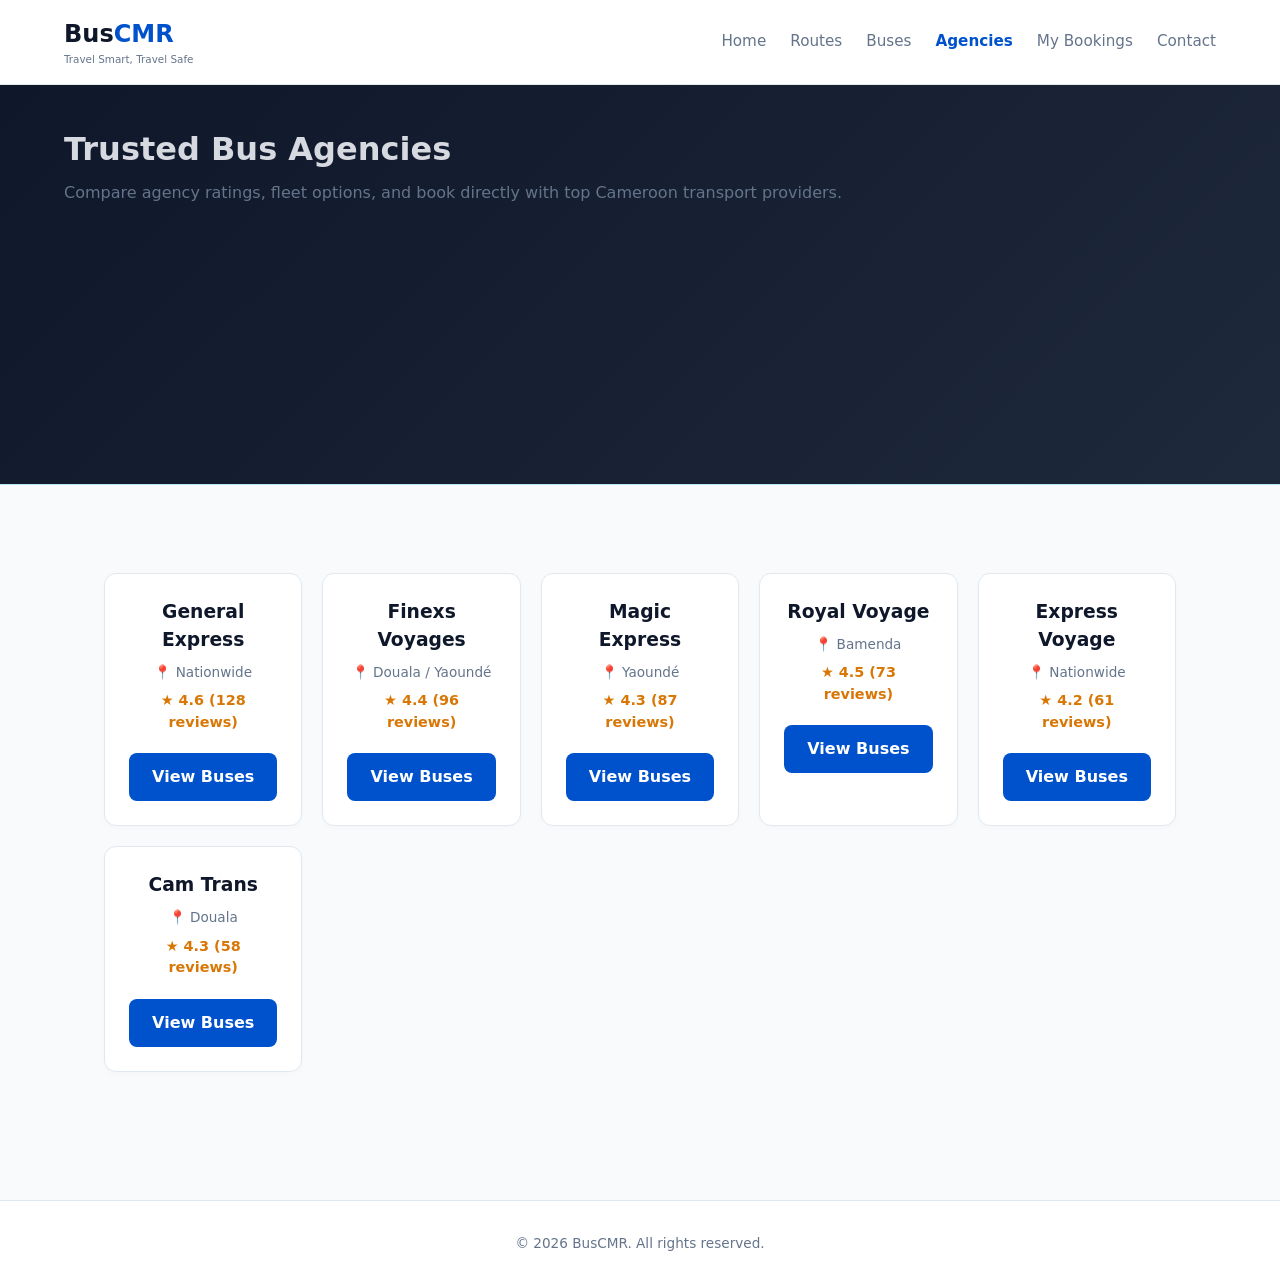
<file: agencies.html>
<!DOCTYPE html>
<html lang="en">
<head>
  <meta charset="UTF-8">
  <meta name="viewport" content="width=device-width, initial-scale=1.0">
  <title>BusCMR - Bus Agencies</title>
  <link rel="stylesheet" href="./css/home.css">
  <link rel="stylesheet" href="./css/buses.css">
</head>
<body>

  <!-- NAVIGATION HEADER -->
  <header>
    <div class="logo">
      Bus<span>CMR</span>
      <small>Travel Smart, Travel Safe</small>
    </div>
    <nav>
      <a href="home.html">Home</a>
      <a href="routes.html">Routes</a>
      <a href="buses.html">Buses</a>
      <a href="agencies.html" class="active">Agencies</a>
      <a href="#">My Bookings</a>
      <a href="#">Contact</a>
    </nav>
  </header>

  <!-- PAGE HEADER -->
  <div class="page-header">
    <h1>Trusted Bus Agencies</h1>
    <p>Compare agency ratings, fleet options, and book directly with top Cameroon transport providers.</p>
  </div>

  <!-- AGENCY GRID -->
  <section class="section">
    <div class="bus-list" id="agency-container">
      <!-- Dynamic Agency Cards rendered via agencies.js -->
    </div>
  </section>

  <!-- FOOTER -->
  <footer>
    <p class="copyright">© 2026 BusCMR. All rights reserved.</p>
  </footer>

  <script src="./js/agency-bus-data.js"></script>
  <script src="./js/agencies.js"></script>
</body>
</html>
</file>
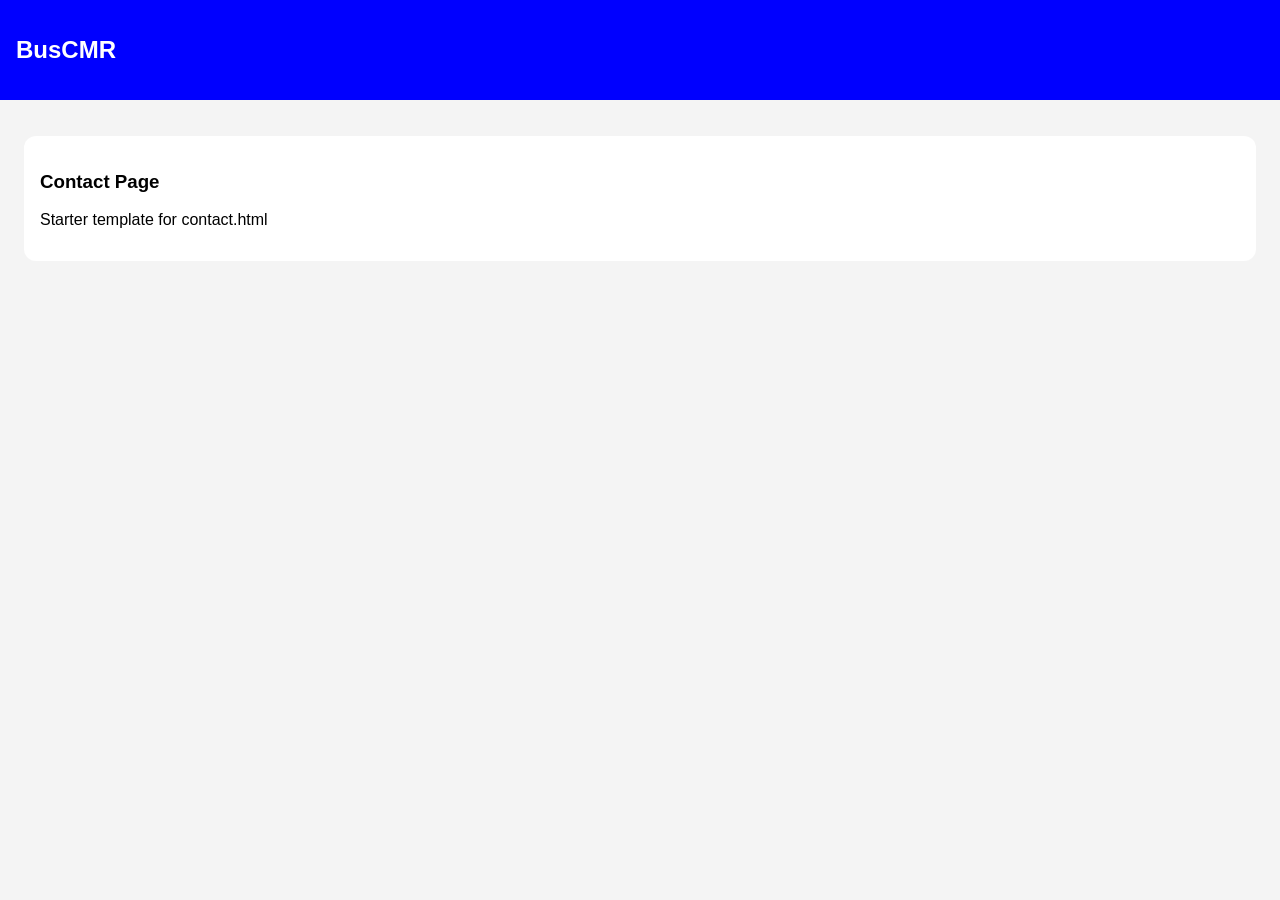
<file: contact.html>
<!DOCTYPE html><html><head><meta charset='UTF-8'><meta name='viewport' content='width=device-width,initial-scale=1'><title>BusCMR - Contact</title><link rel='stylesheet' href='css/style.css'></head><body><header><h2>BusCMR</h2></header><div class='container'><div class='card'><h3>Contact Page</h3><p>Starter template for contact.html</p></div></div><script src='js/contact.js'></script></body></html>
</file>
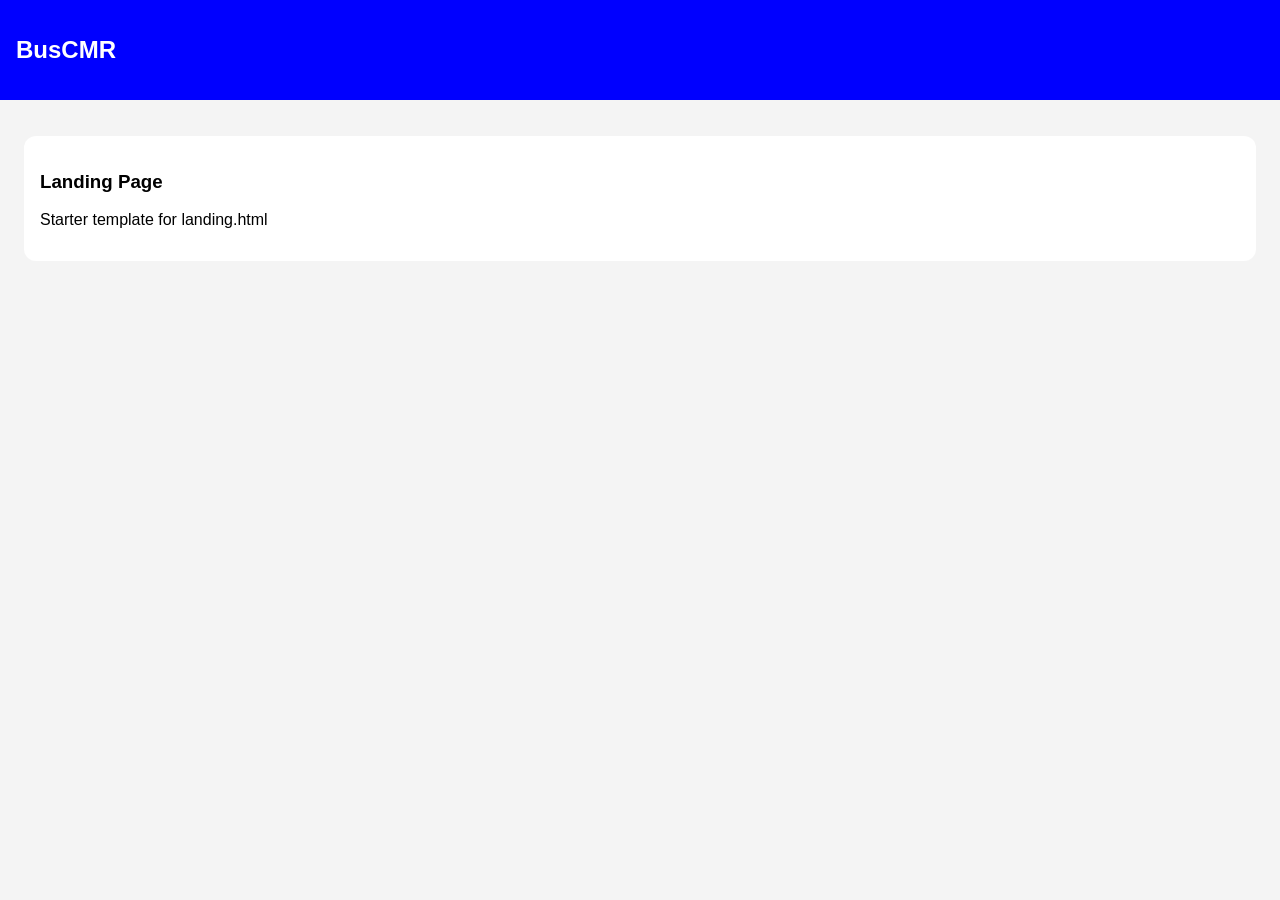
<file: landing.html>
<!DOCTYPE html><html><head><meta charset='UTF-8'><meta name='viewport' content='width=device-width,initial-scale=1'><title>BusCMR - Landing</title><link rel='stylesheet' href='css/style.css'></head><body><header><h2>BusCMR</h2></header><div class='container'><div class='card'><h3>Landing Page</h3><p>Starter template for landing.html</p></div></div><script src='js/landing.js'></script></body></html>
</file>
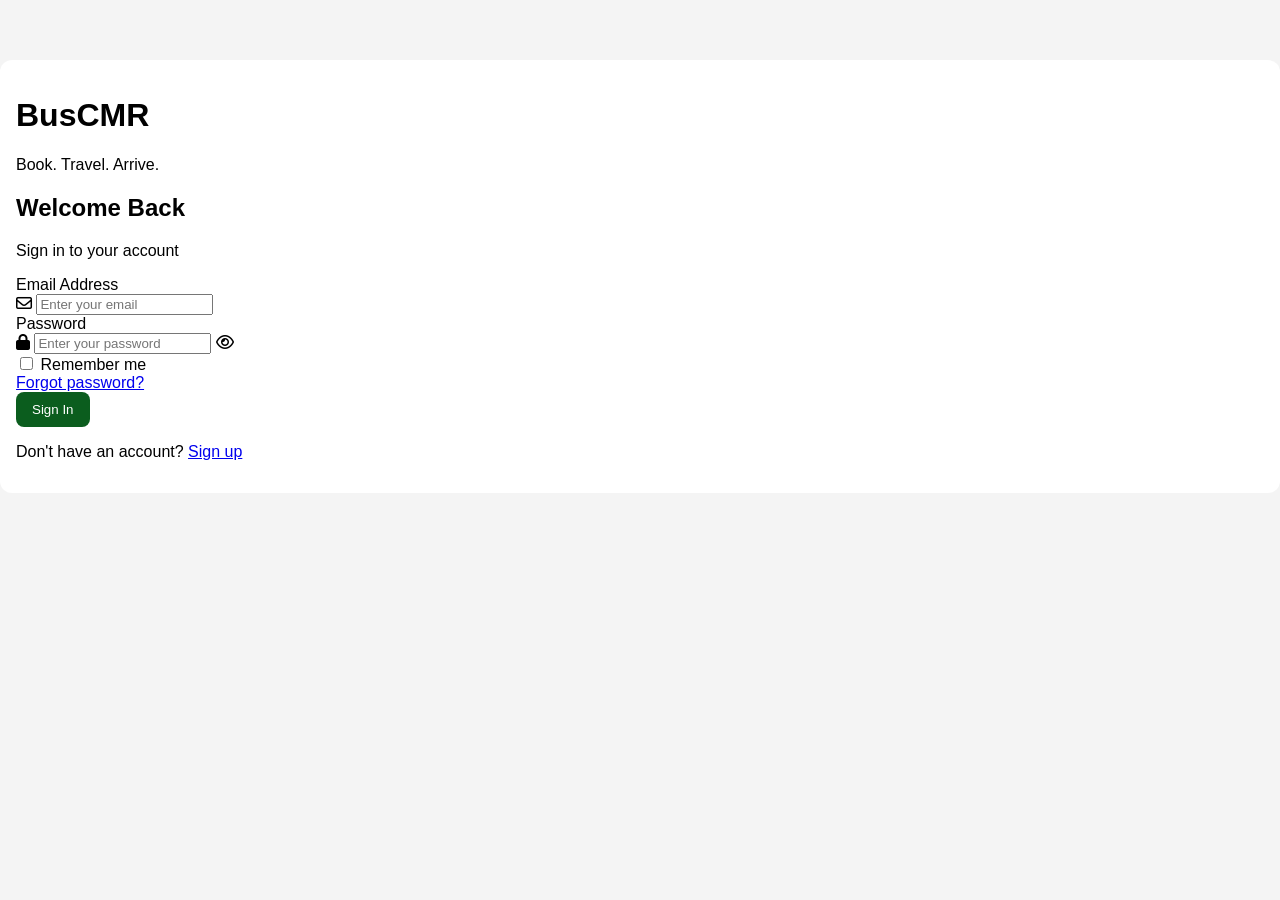
<file: login.html>
<!DOCTYPE html>
<html>
    <head>
        <meta charset='UTF-8'>
        <meta name='viewport' content='width=device-width,initial-scale=1'>
        <title>BusCMR - Login</title>
        <link rel="stylesheet" href="https://cdnjs.cloudflare.com/ajax/libs/font-awesome/6.4.0/css/all.min.css">
        <link rel='stylesheet' href='css/style.css'>
    </head>
    <body>
        <div class='container'>

        </div>
        <head>
    <meta charset="UTF-8">
    <meta name="viewport" content="width=device-width, initial-scale=1.0">
    <title>BusCMR - Login</title>
    <!-- Font Awesome for Input Icons -->
</head>
<body class="auth-body">

    <!-- Form Card Centered on Screen -->
    <div class="card auth-card">
        <!-- Logo Section -->
        <div class="brand-logo">
            <h1>Bus<span>CMR</span></h1>
            <p class="tagline">Book. Travel. Arrive.</p>
        </div>

        <!-- Header -->
        <div class="auth-header">
            <h2 class="page-title">Welcome Back</h2>
            <p class="auth-subtitle">Sign in to your account</p>
        </div>

        <!-- Form -->
        <form id="loginForm" onsubmit="handleLogin(event)">
            <div class="form-group">
                <label for="loginEmail">Email Address</label>
                <div class="input-wrapper">
                    <i class="fa-regular fa-envelope field-icon"></i>
                    <input type="email" id="loginEmail" placeholder="Enter your email" required>
                </div>
            </div>

            <div class="form-group">
                <label for="loginPassword">Password</label>
                <div class="input-wrapper">
                    <i class="fa-solid fa-lock field-icon"></i>
                    <input type="password" id="loginPassword" placeholder="Enter your password" required>
                    <i class="fa-regular fa-eye toggle-password" onclick="togglePasswordVisibility('loginPassword', this)"></i>
                </div>
            </div>

            <div class="form-options">
                <div class="form-checkbox">
                    <input type="checkbox" id="rememberMe">
                    <label for="rememberMe">Remember me</label>
                </div>
                <a href="#" class="forgot-password">Forgot password?</a>
            </div>

            <button type="submit" class="btn btn-primary">Sign In</button>

            <div class="auth-footer">
                <p>Don't have an account? <a href="signup.html" class="link-bold">Sign up</a></p>
            </div>
        </form>
    </div>

    <script>
        function togglePasswordVisibility(fieldId, icon) {
            const field = document.getElementById(fieldId);
            if (field.type === 'password') {
                field.type = 'text';
                icon.classList.replace('fa-eye', 'fa-eye-slash');
            } else {
                field.type = 'password';
                icon.classList.replace('fa-eye-slash', 'fa-eye');
            }
        }

        function handleLogin(event) {
            event.preventDefault();

            const email = document.getElementById('loginEmail').value.trim();
            const password = document.getElementById('loginPassword').value;

            const users = JSON.parse(localStorage.getItem('buscmr_users')) || [];
            const validUser = users.find(u => u.email === email && u.password === password);

            if (validUser) {
                localStorage.setItem('buscmr_currentUser', JSON.stringify(validUser));
                alert("Login successful! Redirecting to Dashboard...");
                window.location.href = "index.html";
            } else {
                alert("Invalid email or password. Please try again.");
            }
        }
    </script>
    <script src='js/login.js'></script>

</body>
</html>
</file>
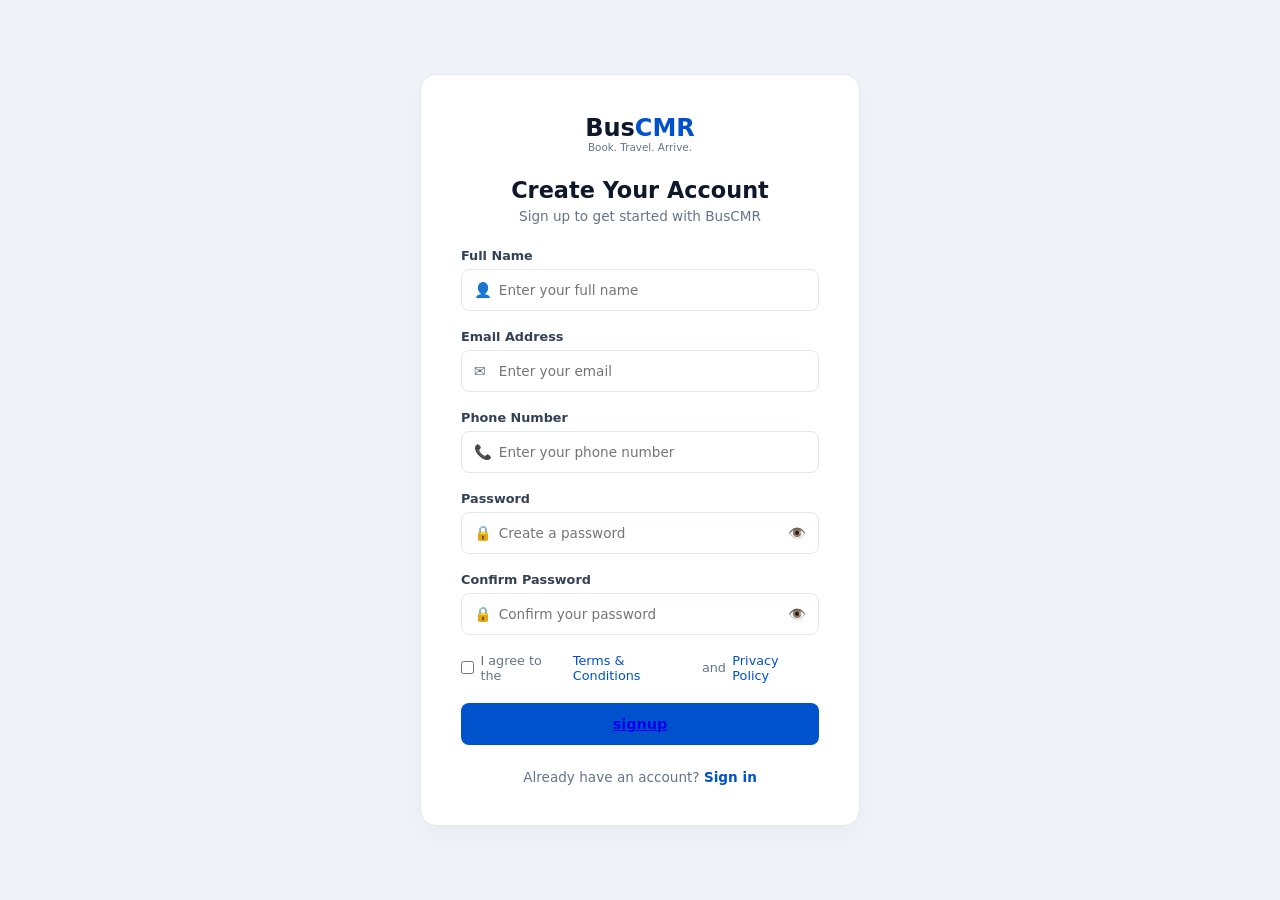
<file: signup.html>
<!DOCTYPE html>
<html lang="en">
<head>
  <meta charset="UTF-8">
  <meta name="viewport" content="width=device-width, initial-scale=1.0">
  <title>BusCMR - Sign Up & Sign In</title>
  <link rel="stylesheet" href="sign up.css">
</head>
<body>
  <div class="auth-wrapper">
    <!-- Sign In Card -->
    <div class="auth-card" id="signin-card" style="display: none;">
      <div class="logo text-center">Bus<span>CMR</span><small>Book. Travel. Arrive.</small></div>
      <h2>Welcome Back</h2>
      <p class="subtitle">Sign in to your account</p>

      <form id="signin-form">
        <div class="form-group">
          <label>Email Address</label>
          <div class="input-wrapper">
            <span class="icon-left">✉️</span>
            <input type="email" placeholder="Enter your email" required>
          </div>
        </div>

        <div class="form-group">
          <label>Password</label>
          <div class="input-wrapper">
            <span class="icon-left">🔒</span>
            <input type="password" id="signin-pass" placeholder="Enter your password" required>
            <span class="toggle-pw" onclick="togglePassword('signin-pass')">👁️</span>
          </div>
        </div>

        <div class="form-options">
          <label class="checkbox-container">
            <input type="checkbox"> Remember me
          </label>
          <a href="#" class="forgot-link">Forgot password?</a>
        </div>

        <button type="submit" class="btn-primary btn-block">Sign In</button>
      </form>

      <p class="auth-switch">Don't have an account? <a href="#" id="switch-to-signup">Sign up</a></p>
    </div>

    <!-- Create Account Card -->
    <div class="auth-card" id="signup-card">
      <div class="logo text-center">Bus<span>CMR</span><small>Book. Travel. Arrive.</small></div>
      <h2>Create Your Account</h2>
      <p class="subtitle">Sign up to get started with BusCMR</p>

      <form id="signup-form">
        <div class="form-group">
          <label>Full Name</label>
          <div class="input-wrapper">
            <span class="icon-left">👤</span>
            <input type="text" placeholder="Enter your full name" required>
          </div>
        </div>

        <div class="form-group">
          <label>Email Address</label>
          <div class="input-wrapper">
            <span class="icon-left">✉️</span>
            <input type="email" placeholder="Enter your email" required>
          </div>
        </div>

        <div class="form-group">
          <label>Phone Number</label>
          <div class="input-wrapper">
            <span class="icon-left">📞</span>
            <input type="tel" placeholder="Enter your phone number">
          </div>
        </div>

        <div class="form-group">
          <label>Password</label>
          <div class="input-wrapper">
            <span class="icon-left">🔒</span>
            <input type="password" id="signup-pass" placeholder="Create a password" required>
            <span class="toggle-pw" onclick="togglePassword('signup-pass')">👁️</span>
          </div>
        </div>

        <div class="form-group">
          <label>Confirm Password</label>
          <div class="input-wrapper">
            <span class="icon-left">🔒</span>
            <input type="password" id="signup-confirm-pass" placeholder="Confirm your password" required>
            <span class="toggle-pw" onclick="togglePassword('signup-confirm-pass')">👁️</span>
          </div>
        </div>

        <div class="form-options">
          <label class="checkbox-container">
            <input type="checkbox" required> I agree to the <a href="#">Terms & Conditions</a> and <a href="#">Privacy Policy</a>
          </label>
        </div>

        <button type="submit" class="btn-primary btn-block"><a href="index.html">signup</a></button>
      </form>

      <p class="auth-switch">Already have an account? <a href="#index.html" id="switch-to-signin">Sign in</a></p>
    </div>
  </div>

  <script src="sign up.js"></script>
</body>
</html>
</file>
<file: css/home.css>
:root {
  --primary: #0052cc;
  --primary-hover: #003db3;
  --bg-light: #f8fafc;
  --text-dark: #0f172a;
  --text-muted: #64748b;
  --border-color: #e2e8f0;
}

* {
  box-sizing: border-box;
  margin: 0;
  padding: 0;
  font-family: system-ui, -apple-system, BlinkMacSystemFont, 'Segoe UI', Roboto, Oxygen, Ubuntu, Cantarell, sans-serif;
}

body {
  background-color: var(--bg-light);
  color: var(--text-dark);
  line-height: 1.5;
}

/* HEADER & NAVIGATION */
header {
  background: #ffffff;
  padding: 1rem 5%;
  display: flex;
  justify-content: space-between;
  align-items: center;
  border-bottom: 1px solid var(--border-color);
  position: sticky;
  top: 0;
  z-index: 100;
}

.logo {
  font-size: 1.5rem;
  font-weight: 800;
  color: var(--text-dark);
}

.logo span {
  color: var(--primary);
}

.logo small {
  display: block;
  font-size: 0.65rem;
  font-weight: 400;
  color: var(--text-muted);
}

nav {
  display: flex;
  gap: 1.5rem;
}

nav a {
  text-decoration: none;
  color: var(--text-muted);
  font-weight: 500;
  font-size: 0.95rem;
  transition: color 0.2s;
}

nav a:hover,
nav a.active {
  color: var(--primary);
  font-weight: 600;
}

/* HERO SECTION */
.hero {
  background: linear-gradient(135deg, #0f172a 0%, #1e293b 100%);
  color: #ffffff;
  padding: 4rem 5% 6rem 5%;
  text-align: center;
}

.hero-content h1 {
  font-size: 2.5rem;
  margin-bottom: 0.75rem;
  font-weight: 700;
}

.hero-content p {
  color: #94a3b8;
  font-size: 1.1rem;
  max-width: 600px;
  margin: 0 auto;
}

/* SEARCH CARD FORM */
.search-card {
  background: #ffffff;
  border-radius: 16px;
  padding: 1.75rem;
  max-width: 1000px;
  margin: -3rem auto 0 auto;
  box-shadow: 0 10px 25px rgba(0,0,0,0.08);
  position: relative;
  z-index: 10;
}

.search-form {
  display: grid;
  grid-template-columns: repeat(auto-fit, minmax(180px, 1fr));
  gap: 1.25rem;
  align-items: flex-end;
}

.field-group label {
  display: block;
  font-size: 0.8rem;
  font-weight: 600;
  color: #334155;
  margin-bottom: 0.4rem;
  text-align: left;
}

.field-group select,
.field-group input {
  width: 100%;
  padding: 0.75rem;
  border: 1px solid var(--border-color);
  border-radius: 8px;
  font-size: 0.95rem;
  background-color: #fff;
  color: var(--text-dark);
}

.field-group select:focus,
.field-group input:focus {
  outline: 2px solid var(--primary);
  border-color: transparent;
}

/* BUTTONS */
.btn-primary {
  background: var(--primary);
  color: #ffffff;
  border: none;
  padding: 0.75rem 1.25rem;
  border-radius: 8px;
  font-weight: 600;
  cursor: pointer;
  text-decoration: none;
  display: inline-block;
  text-align: center;
  transition: background 0.2s;
}

.btn-primary:hover {
  background: var(--primary-hover);
}

.btn-primary:disabled {
  background: #cbd5e1;
  cursor: not-allowed;
}

.btn-block {
  width: 100%;
}

.search-btn {
  height: 48px;
  font-size: 1rem;
}

/* SECTIONS & GRID */
.section {
  padding: 4rem 5%;
  max-width: 1200px;
  margin: 0 auto;
}

.section-header {
  display: flex;
  justify-content: space-between;
  align-items: center;
  margin-bottom: 2rem;
}

.section-header h2 {
  font-size: 1.75rem;
  color: var(--text-dark);
}

.see-all {
  color: var(--primary);
  text-decoration: none;
  font-weight: 600;
  font-size: 0.95rem;
}

.routes-grid {
  display: grid;
  grid-template-columns: repeat(auto-fit, minmax(260px, 1fr));
  gap: 1.5rem;
}

/* FOOTER */
footer {
  background: #ffffff;
  border-top: 1px solid var(--border-color);
  text-align: center;
  padding: 2rem 5%;
  margin-top: 4rem;
}

.copyright {
  color: var(--text-muted);
  font-size: 0.85rem;
}

/* RESPONSIVE DESIGN */
@media (max-width: 768px) {
  header {
    flex-direction: column;
    gap: 1rem;
  }
  
  .hero-content h1 {
    font-size: 1.8rem;
  }
  
  .search-card {
    margin-top: -2rem;
    padding: 1.25rem;
  }
}
</file>
<file: css/buses.css>
@import url('home.css');

/* PAGE HEADER */
.page-header {
  background: linear-gradient(135deg, #0f172a 0%, #1e293b 100%);
  padding: 2.5rem 5%;
  position: relative;
  border-bottom: 1px solid #bae6fd;
  height: 400px;
}

.page-header h1 {
  font-size: 2rem;
  color:  #d6d9e0;
  margin-bottom: 0.5rem;
}

.page-header p {
  color: var(--text-muted, #64748b);
}

.filter-card {
  background: #ffffff;
  padding: 1.25rem 1.5rem;
  border-radius: 12px;
  display: flex;
  gap: 1rem;
  align-items: flex-end;
  box-shadow: 0 4px 15px rgba(0,0,0,0.04);
  margin-top: 1.5rem;
  max-width: 950px;
  flex-wrap: wrap;
}

.filter-card .field-group {
  flex: 1;
  min-width: 180px;
}

.filter-card label {
  display: block;
  font-size: 0.8rem;
  font-weight: 600;
  margin-bottom: 0.35rem;
  color: #334155;
}

.filter-card input,
.filter-card select {
  width: 100%;
  padding: 0.65rem;
  border: 1px solid var(--border-color, #cbd5e1);
  border-radius: 6px;
  font-size: 0.9rem;
}

/* BUS LIST GRID LAYOUT (5 Columns = 4 Rows for 20 Cards) */
.bus-list {
  display: grid;
  grid-template-columns: repeat(5, 1fr);
  gap: 1.25rem;
  margin-top: 1.5rem;
}

.bus-card {
  background: #ffffff;
  border: 1px solid var(--border-color, #e2e8f0);
  border-radius: 12px;
  display: flex;
  flex-direction: column;
  overflow: hidden;
  box-shadow: 0 2px 6px rgba(0,0,0,0.02);
  transition: transform 0.2s, box-shadow 0.2s;
}

.bus-card:hover {
  transform: translateY(-3px);
  box-shadow: 0 8px 20px rgba(0,0,0,0.08);
}

.bus-image-placeholder {
  width: 100%;
  height: 140px;
  background: #e2e8f0;
  position: relative;
  overflow: hidden;
}

.bus-cover-img {
  width: 100%;
  height: 100%;
  object-fit: cover;
}

.bus-type-badge {
  position: absolute;
  top: 10px;
  left: 10px;
  background: #0f172a;
  color: #ffffff;
  font-size: 0.65rem;
  font-weight: 700;
  padding: 3px 8px;
  border-radius: 4px;
  text-transform: uppercase;
  z-index: 2;
}

.bus-type-badge.vip {
  background: #d97706;
}

.bus-details {
  padding: 1rem;
  flex: 1;
  display: flex;
  flex-direction: column;
  justify-content: space-between;
}

.bus-details h3 {
  font-size: 1rem;
  margin: 0.25rem 0;
  color: var(--text-dark, #0f172a);
}

.bus-amenities {
  display: flex;
  gap: 0.5rem;
  font-size: 0.75rem;
  color: var(--text-muted, #64748b);
  margin: 0.5rem 0;
  flex-wrap: wrap;
}

.bus-price-col {
  padding: 1rem;
  border-top: 1px solid var(--border-color, #e2e8f0);
  text-align: center;
  background: #fafafa;
}

.bus-price-col h3 {
  font-size: 1.1rem;
  margin-top: 0.25rem;
}

/* BUS DETAILS & SEAT MAP LAYOUT */
.booking-layout {
  display: grid;
  grid-template-columns: 1fr 340px;
  gap: 2rem;
  margin-top: 1.5rem;
}

.seat-map-card {
  background: #ffffff;
  border: 1px solid var(--border-color, #e2e8f0);
  border-radius: 12px;
  padding: 2rem;
  text-align: center;
}

.bus-front-label {
  font-size: 0.75rem;
  font-weight: 700;
  letter-spacing: 1px;
  color: var(--text-muted, #64748b);
  margin-bottom: 1.5rem;
  text-transform: uppercase;
}

.seats-grid {
  display: grid;
  grid-template-columns: repeat(4, 45px);
  gap: 12px;
  justify-content: center;
  margin: 0 auto;
}

.seat {
  width: 45px;
  height: 45px;
  border-radius: 8px;
  border: 1px solid var(--border-color, #cbd5e1);
  background: #f8fafc;
  cursor: pointer;
  font-size: 0.85rem;
  font-weight: 600;
  color: #334155;
  display: flex;
  align-items: center;
  justify-content: center;
  transition: all 0.2s;
}

.seat.first-class {
  background: #e0f2fe;
  border-color: #7dd3fc;
}

.seat.economy-class {
  background: #f1f5f9;
}

.seat.booked {
  background: #ef4444;
  color: #ffffff;
  cursor: not-allowed;
  border-color: #dc2626;
}

.seat.selected {
  background: var(--primary, #0052cc);
  color: #ffffff;
  border-color: var(--primary, #0052cc);
}

.seat-legend {
  display: flex;
  justify-content: center;
  gap: 1.5rem;
  margin-top: 1.5rem;
  font-size: 0.8rem;
  flex-wrap: wrap;
}

.legend-item {
  display: flex;
  align-items: center;
  gap: 0.4rem;
}

.legend-dot {
  width: 14px;
  height: 14px;
  border-radius: 4px;
}

/* PAYMENT MODAL */
.modal {
  display: none;
  position: fixed;
  inset: 0;
  background: rgba(0, 0, 0, 0.5);
  align-items: center;
  justify-content: center;
  z-index: 1000;
}

.modal.active {
  display: flex;
}

.modal-content {
  background: #ffffff;
  width: 100%;
  max-width: 420px;
  border-radius: 16px;
  padding: 2rem;
  box-shadow: 0 10px 25px rgba(0,0,0,0.15);
}

.pay-options {
  display: grid;
  grid-template-columns: 1fr 1fr;
  gap: 1rem;
  margin: 1rem 0;
}

.pay-option {
  border: 1px solid var(--border-color, #cbd5e1);
  border-radius: 8px;
  padding: 0.75rem;
  text-align: center;
  cursor: pointer;
  font-weight: 600;
  font-size: 0.9rem;
}

.pay-option.selected {
  border-color: var(--primary, #0052cc);
  background: #eff6ff;
  color: var(--primary, #0052cc);
}

/* RESPONSIVE LAYOUT BREAKPOINTS */
@media (max-width: 1200px) {
  .bus-list {
    grid-template-columns: repeat(4, 1fr);
  }
}

@media (max-width: 900px) {
  .bus-list {
    grid-template-columns: repeat(2, 1fr);
  }

  .booking-layout {
    grid-template-columns: 1fr;
  }
}

@media (max-width: 550px) {
  .bus-list {
    grid-template-columns: 1fr;
  }
}
</file>
<file: css/style.css>
body{
    font-family:Arial,sans-serif;
    margin:0;
    background:#f4f4f4;
}
header{
    background:blue;
    color:#fff;
    padding:16px;
}
.container{
    padding:24px
}
.card{
    background:#fff;
    padding:16px;
    border-radius:12px;
    margin:12px 0;
}
button{background:#0b5d1e;
    color:#fff;
    border:none;
    padding:10px 16px;
    border-radius:8px;
}
</file>
<file: sign up.css>
:root {
  --primary: #0052cc;
  --primary-hover: #003db3;
  --bg-light: #f4f7fb;
  --text-dark: #0f172a;
  --text-muted: #64748b;
  --border-color: #e2e8f0;
}

* { box-sizing: border-box; margin: 0; padding: 0; font-family: 'Inter', system-ui, -apple-system, sans-serif; }
body { background-color: var(--bg-light); color: var(--text-dark); }

.text-center { text-align: center; }
.logo { font-size: 1.5rem; font-weight: 800; color: #0f172a; line-height: 1.1; margin-bottom: 1.5rem; }
.logo span { color: var(--primary); }
.logo small { display: block; font-size: 0.65rem; color: var(--text-muted); font-weight: 500; }

.auth-wrapper {
  display: flex; justify-content: center; align-items: center;
  min-height: 100vh; padding: 2rem 1rem; background: #f0f4f9;
}

.auth-card {
  background: #fff; width: 100%; max-width: 440px; padding: 2.5rem;
  border-radius: 16px; box-shadow: 0 10px 30px rgba(0,0,0,0.04); border: 1px solid var(--border-color);
}

.auth-card h2 { text-align: center; font-size: 1.4rem; color: var(--text-dark); margin-bottom: 0.3rem; }
.subtitle { text-align: center; color: var(--text-muted); font-size: 0.85rem; margin-bottom: 1.5rem; }

.form-group { margin-bottom: 1.1rem; }
.form-group label { display: block; font-size: 0.8rem; font-weight: 600; margin-bottom: 0.4rem; color: #334155; }

.input-wrapper { position: relative; display: flex; align-items: center; }
.input-wrapper input {
  width: 100%; padding: 0.75rem 2.5rem 0.75rem 2.3rem;
  border: 1px solid var(--border-color); border-radius: 8px; font-size: 0.85rem; transition: border-color 0.2s;
}
.input-wrapper input:focus { border-color: var(--primary); outline: none; }
.input-wrapper .icon-left { position: absolute; left: 0.8rem; color: var(--text-muted); font-size: 0.9rem; }
.input-wrapper .toggle-pw { position: absolute; right: 0.8rem; cursor: pointer; color: var(--text-muted); font-size: 0.9rem; }

.form-options {
  display: flex; justify-content: space-between; align-items: center;
  font-size: 0.8rem; margin: 1rem 0 1.25rem; color: var(--text-muted);
}
.checkbox-container { display: flex; align-items: center; gap: 0.4rem; cursor: pointer; }
.checkbox-container a, .forgot-link { color: var(--primary); text-decoration: none; font-weight: 500; }
.forgot-link:hover, .checkbox-container a:hover { text-decoration: underline; }

.btn-primary {
  background: var(--primary); color: #fff; border: none; border-radius: 8px;
  padding: 0.8rem; font-weight: 600; cursor: pointer; transition: 0.2s; font-size: 0.9rem;
}
.btn-primary:hover { background: var(--primary-hover); }
.btn-block { width: 100%; }

.auth-switch { text-align: center; font-size: 0.85rem; color: var(--text-muted); margin-top: 1.5rem; }
.auth-switch a { color: var(--primary); text-decoration: none; font-weight: 600; }
</file>
